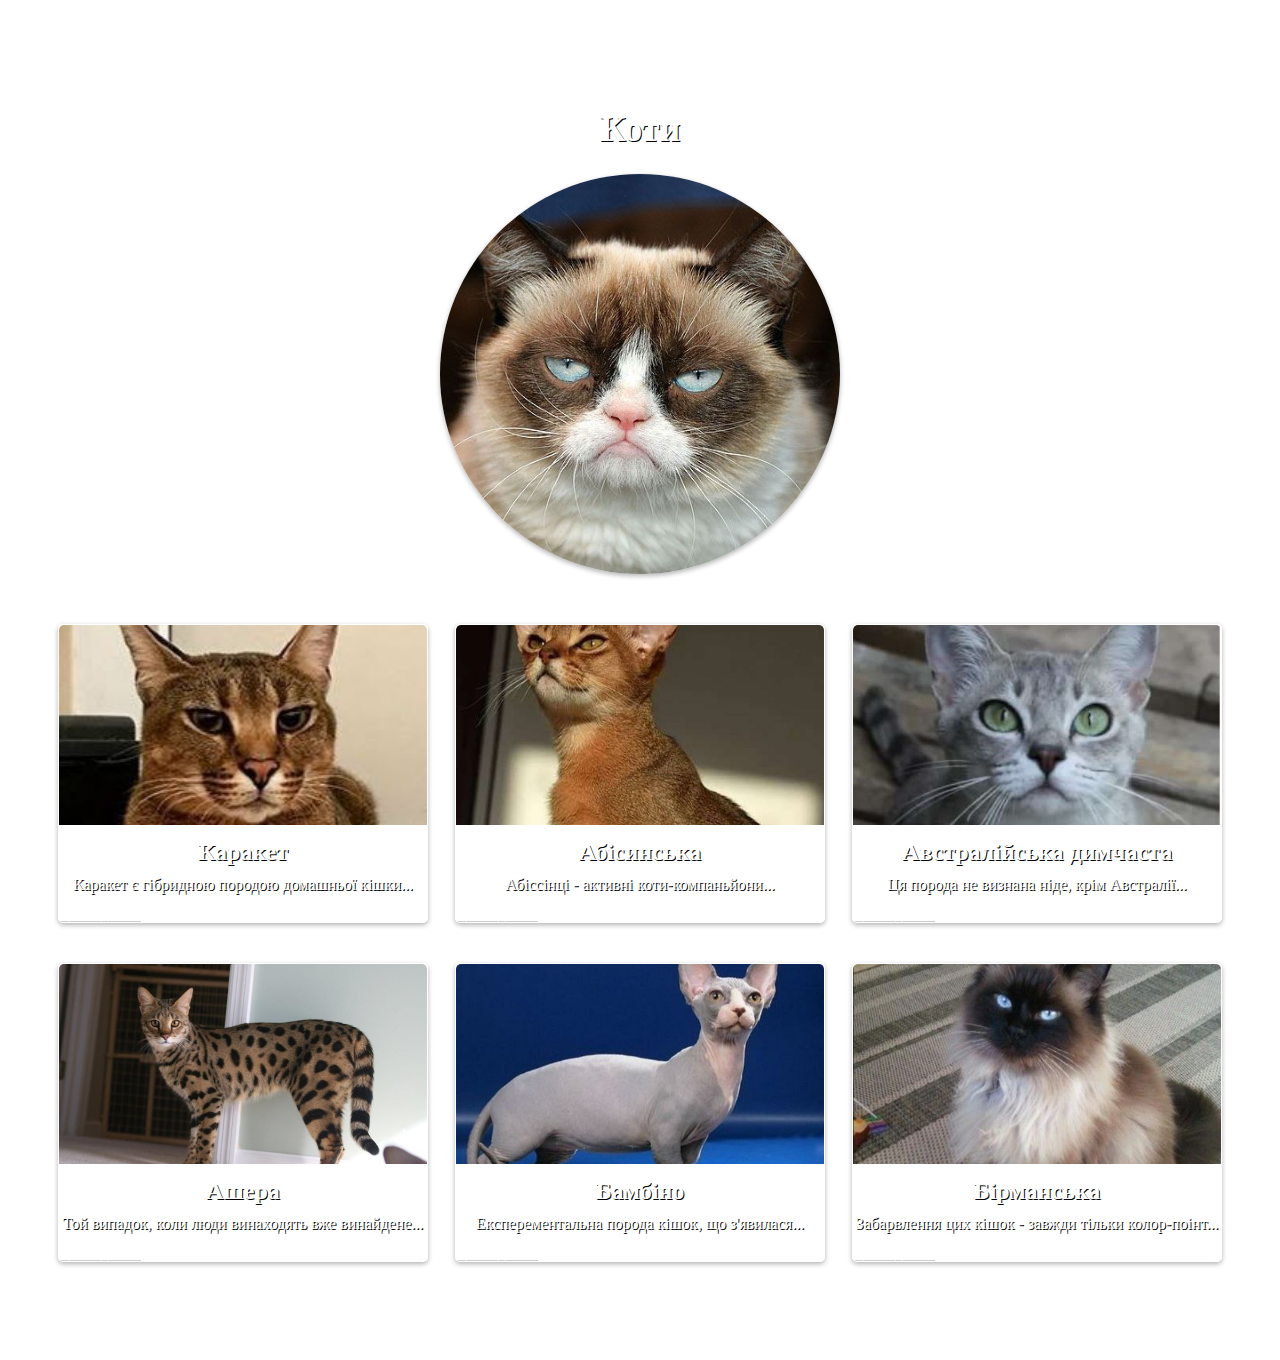
<file: index.html>
<!DOCTYPE html>
<html>
  <head>
    <title>Коти - головна сторінка</title>
    <link rel="stylesheet" type="text/css" href="style.css">
  </head>
  <body>
    <div class="container">
      <h1>Коти</h1>
      <img src="catheader.jpg" alt="Коти" class="cat-img">
      <div class="cat-list">
        <div class="cat-card">
          <img src="photo_1.jpg" alt="Каракет">
          <h2>Каракет</h2>
          <p>Каракет є гібридною породою домашньої кішки...</p>
          <a href="1cat.html">Докладніше</a>
        </div>
        <div class="cat-card">
          <img src="photo_2.jpg" alt="Абісинська кішка">
          <h2>Абісинська</h2>
          <p>Абіссінці - активні коти-компаньйони...</p>
          <a href="2cat.html">Докладніше</a>
        </div>
        <div class="cat-card">
          <img src="photo_3.jpg" alt="Австралійська димчаста кішка">
          <h2>Австралійська димчаста</h2>
          <p>Ця порода не визнана ніде, крім Австралії...</p>
          <a href="3cat.html">Докладніше</a>
        </div>
        <div class="cat-card">
          <img src="photo_4.jpg" alt="Ашера">
          <h2>Ашера</h2>
          <p>Той випадок, коли люди винаходять вже винайдене...</p>
          <a href="4cat.html">Докладніше</a>
        </div>
        <div class="cat-card">
          <img src="photo_5.jpg" alt="Бамбіно">
          <h2>Бамбіно</h2>
          <p>Експерементальна порода кішок, що з'явилася...</p>
          <a href="5cat.html">Докладніше</a>
        </div>
        <div class="cat-card">
          <img src="photo_6.jpg" alt="Бірманська кішка">
          <h2>Бірманська</h2>
          <p>Забарвлення цих кішок - завжди тільки колор-поінт...</p>
          <a href="6cat.html">Докладніше</a>
        </div>
      </div>
    </div>
  </body>
</html>
</file>
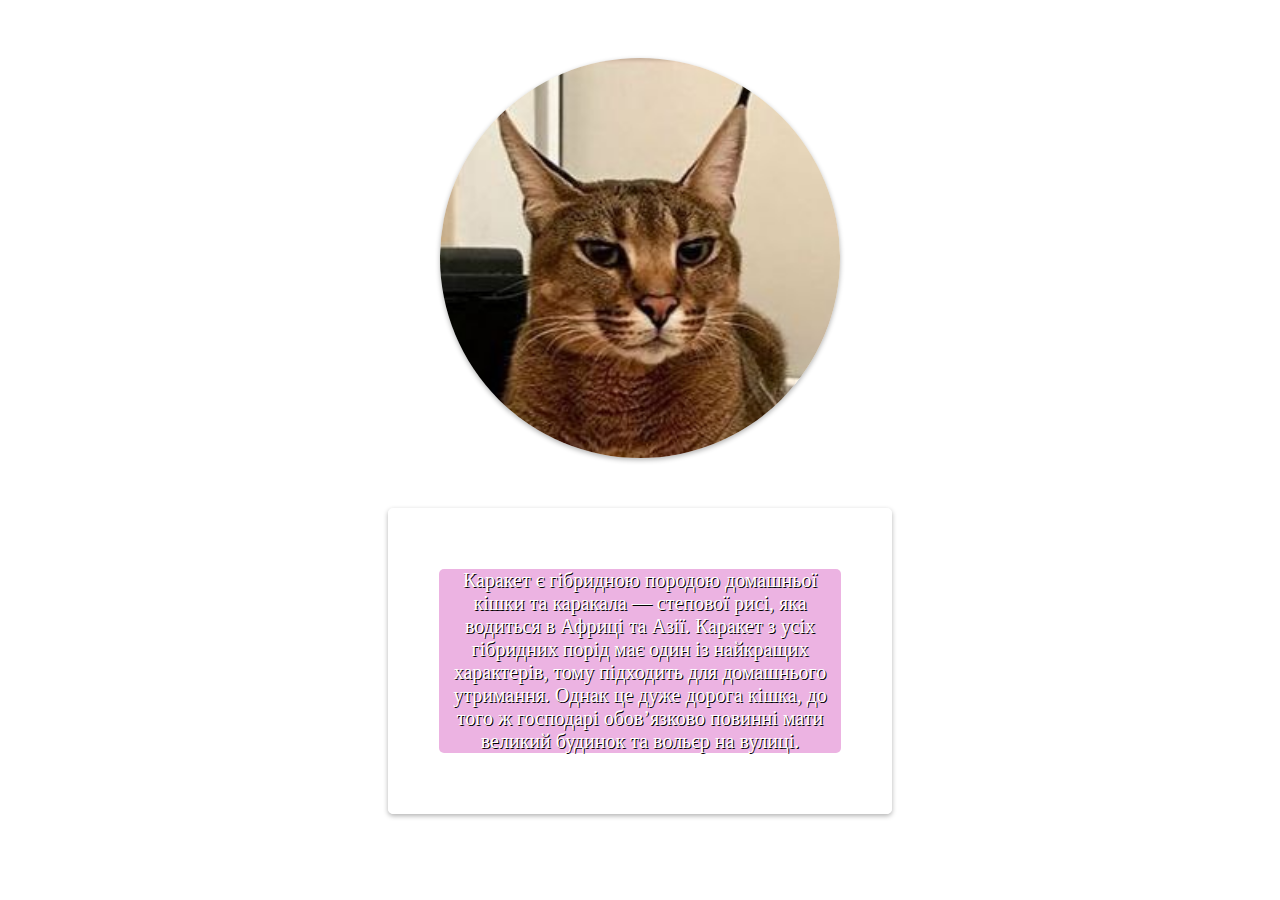
<file: 1cat.html>
<!DOCTYPE html>
<html >
<head>
    <title>Коти</title>
    <link rel="stylesheet" type="text/css" href="style.css">
</head>
<body>
    <section class="container">
        <img class="cat-img" src="photo_1.jpg" alt="Каракет">
    </section>
    <section class="container , cat-card">
        <p style="font-size: 20px; background:#c81ea956; border-radius: 5px;">Каракет є гібридною породою домашньої кішки та каракала — степової рисі, яка водиться в Африці та Азії. Каракет з усіх гібридних порід має один із найкращих характерів, тому підходить для домашнього утримання. Однак це дуже дорога кішка, до того ж господарі обов’язково повинні мати великий будинок та вольєр на вулиці.</p>
    </section>
</body>
</html>
</file>
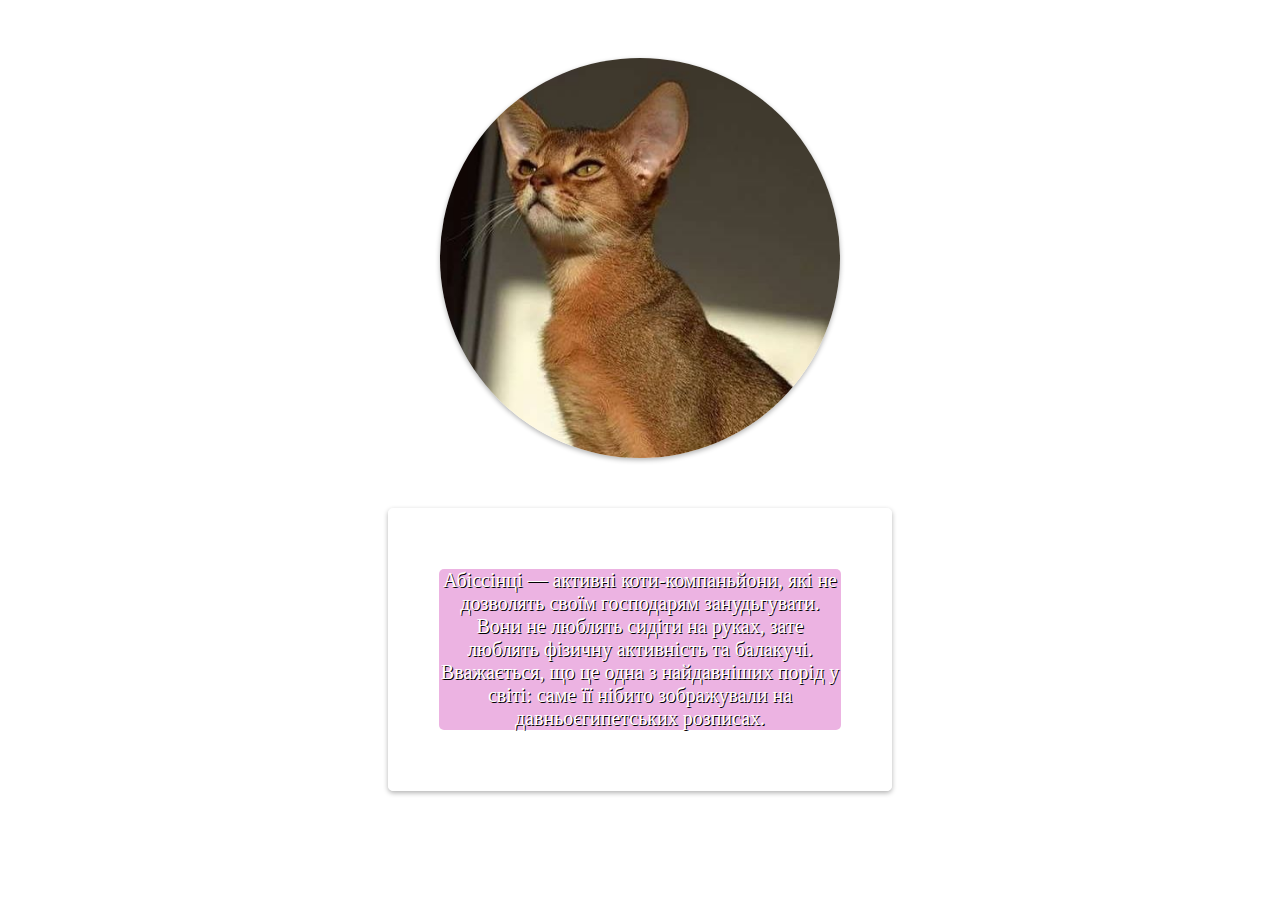
<file: 2cat.html>
<!DOCTYPE html>
<html >
<head>
    <title>Коти</title>
    <link rel="stylesheet" type="text/css" href="style.css">
</head>
<body>
    <section class="container">
        <img class="cat-img" src="photo_2.jpg" alt="Абісинська кішка">
    </section>
    <section class="container , cat-card">
        <p style="font-size: 20px; background:#c81ea956; border-radius: 5px;">Абіссінці — активні коти-компаньйони, які не дозволять своїм господарям занудьгувати. Вони не люблять сидіти на руках, зате люблять фізичну активність та балакучі. Вважається, що це одна з найдавніших порід у світі: саме її нібито зображували на давньоєгипетських розписах.</p>
    </section>
</body>
</html>
</file>
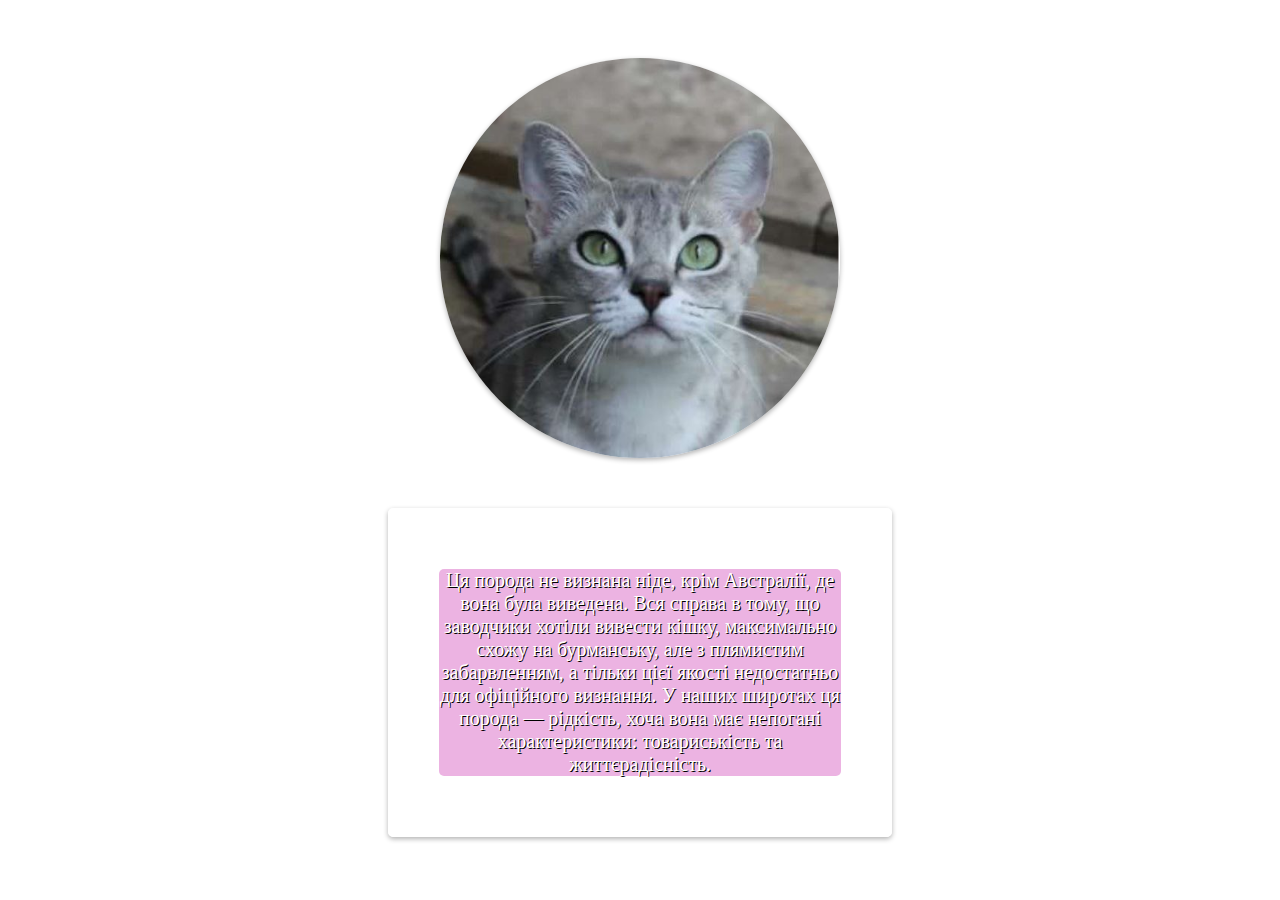
<file: 3cat.html>
<!DOCTYPE html>
<html >
<head>
    <title>Коти</title>
    <link rel="stylesheet" type="text/css" href="style.css">
</head>
<body>
    <section class="container">
        <img class="cat-img" src="photo_3.jpg" alt="Австралійська димчаста кішка">
    </section>
    <section class="container , cat-card">
        <p style="font-size: 20px; background:#c81ea956; border-radius: 5px;">Ця порода не визнана ніде, крім Австралії, де вона була виведена. Вся справа в тому, що заводчики хотіли вивести кішку, максимально схожу на бурманську, але з плямистим забарвленням, а тільки цієї якості недостатньо для офіційного визнання. У наших широтах ця порода — рідкість, хоча вона має непогані характеристики: товариськість та життєрадісність.</p>
    </section>
</body>
</html>
</file>
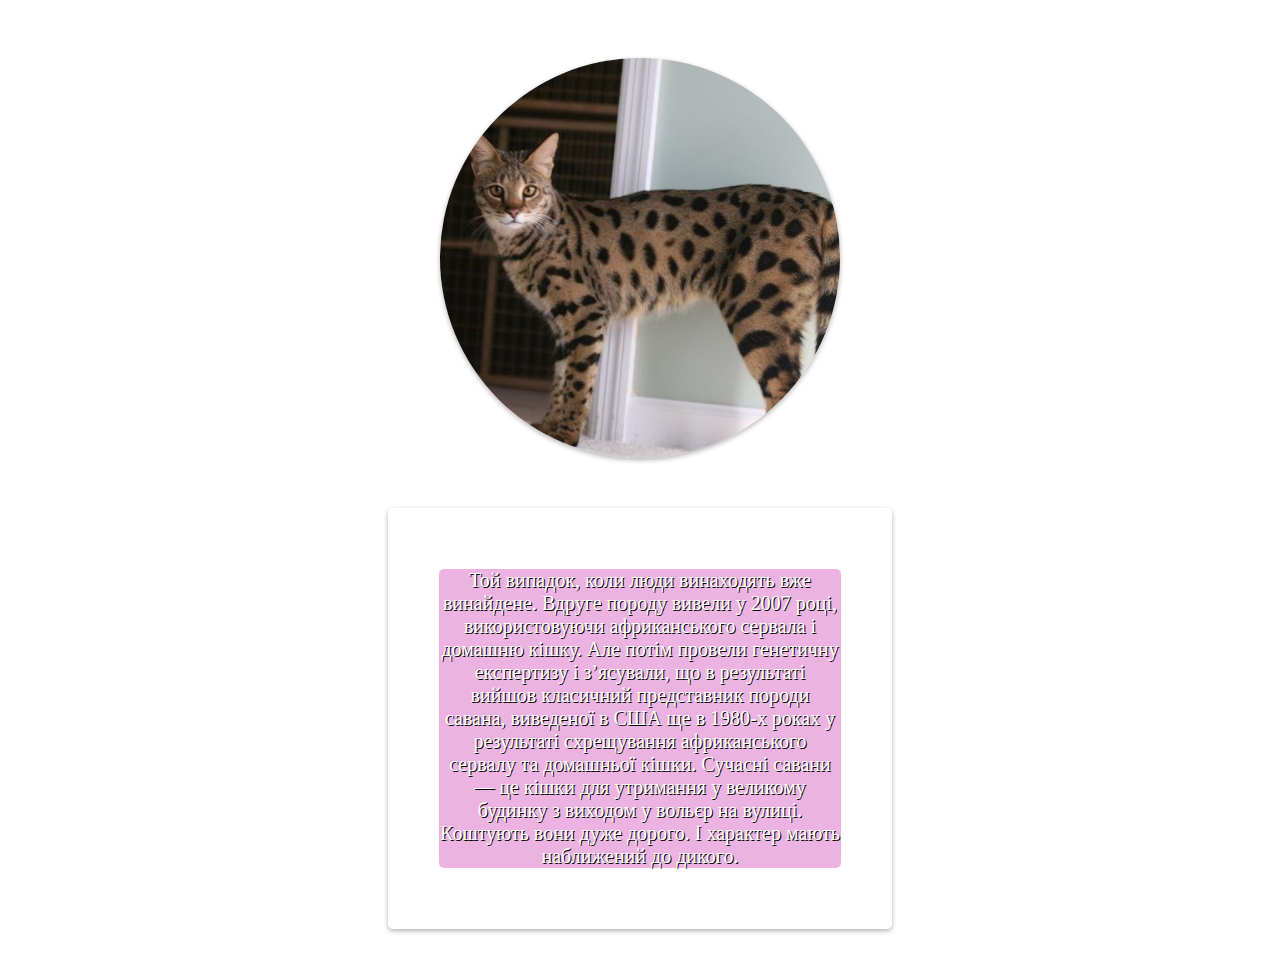
<file: 4cat.html>
<!DOCTYPE html>
<html >
<head>
    <title>Коти</title>
    <link rel="stylesheet" type="text/css" href="style.css">
</head>
<body>
    <section class="container">
        <img class="cat-img" src="photo_4.jpg" alt="Ашера">
    </section>
    <section class="container , cat-card">
        <p style="font-size: 20px; background:#c81ea956; border-radius: 5px;">Той випадок, коли люди винаходять вже винайдене. Вдруге породу вивели у 2007 році, використовуючи африканського сервала і домашню кішку. Але потім провели генетичну експертизу і з’ясували, що в результаті вийшов класичний представник породи савана, виведеної в США ще в 1980-х роках у результаті схрещування африканського сервалу та домашньої кішки. Сучасні савани — це кішки для утримання у великому будинку з виходом у вольєр на вулиці. Коштують вони дуже дорого. І характер мають наближений до дикого.</p>
    </section>
</body>
</html>
</file>
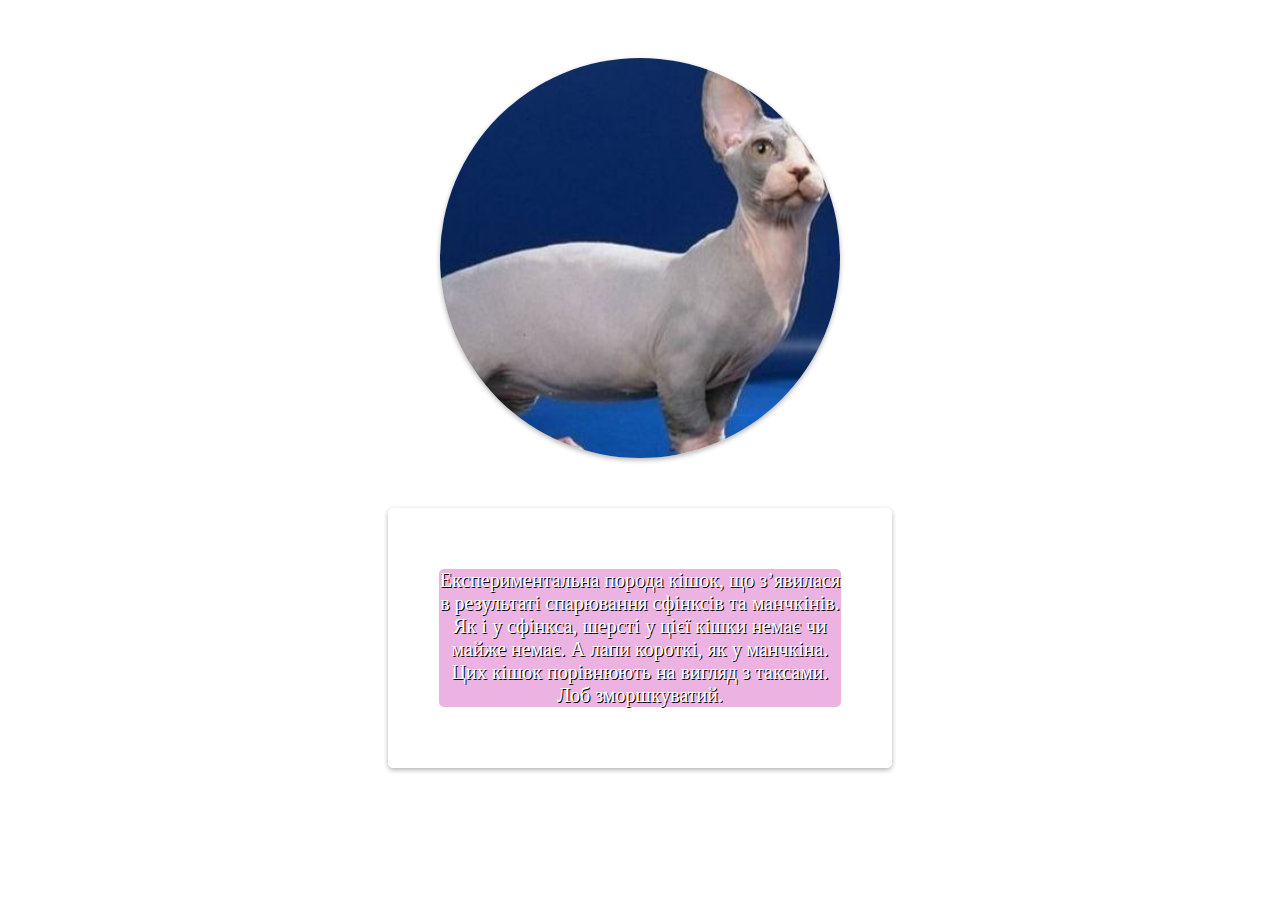
<file: 5cat.html>
<!DOCTYPE html>
<html >
<head>
    <title>Коти</title>
    <link rel="stylesheet" type="text/css" href="style.css">
</head>
<body>
    <section class="container">
        <img class="cat-img" src="photo_5.jpg" alt="Бамбіно">
    </section>
    <section class="container , cat-card">
        <p style="font-size: 20px; background:#c81ea956; border-radius: 5px;">Експериментальна порода кішок, що з’явилася в результаті спарювання сфінксів та манчкінів. Як і у сфінкса, шерсті у цієї кішки немає чи майже немає. А лапи короткі, як у манчкіна. Цих кішок порівнюють на вигляд з таксами. Лоб зморшкуватий.</p>
    </section>
</body>
</html>
</file>
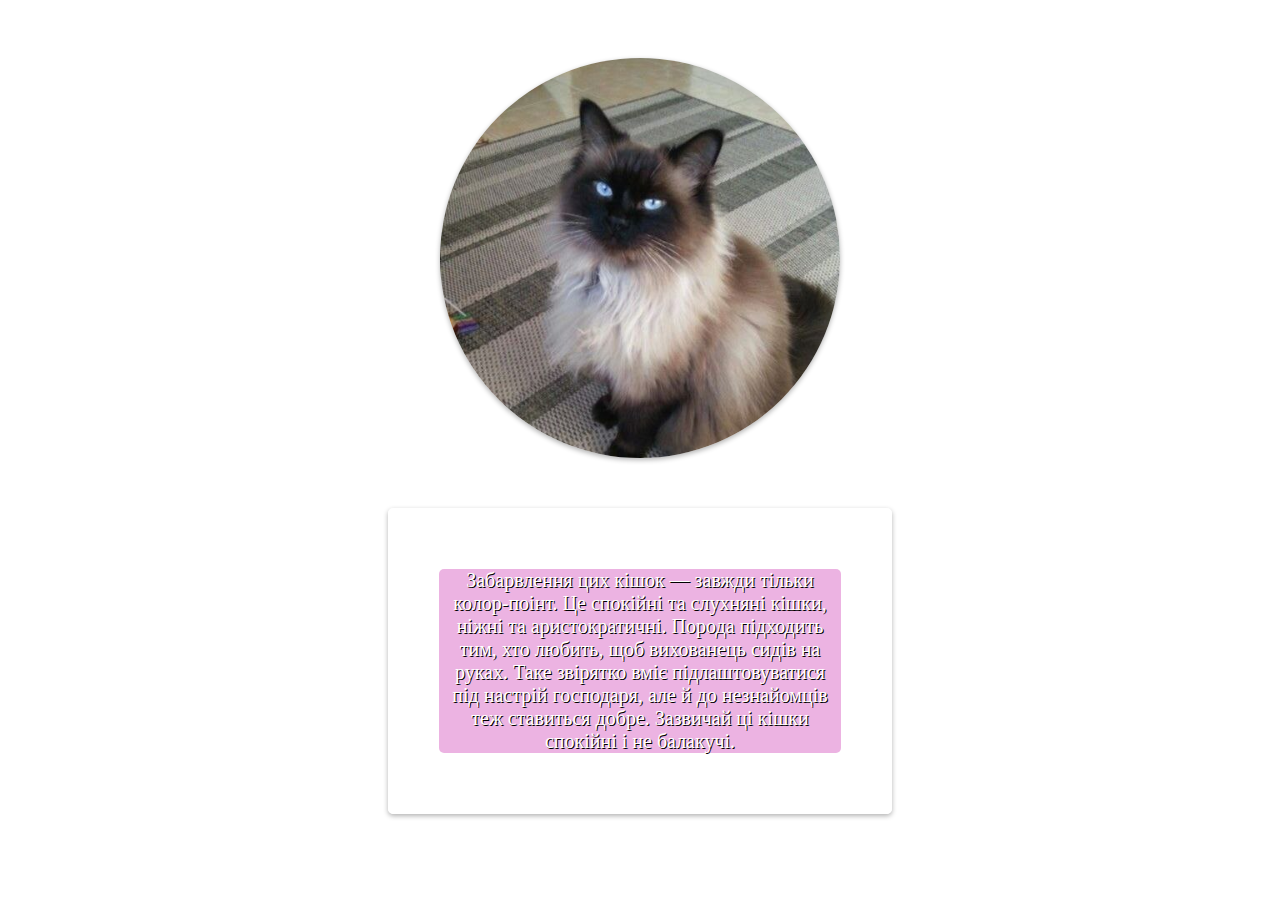
<file: 6cat.html>
<!DOCTYPE html>
<html >
<head>
    <title>Коти</title>
    <link rel="stylesheet" type="text/css" href="style.css">
</head>
<body>
    <section class="container">
        <img class="cat-img" src="photo_6.jpg" alt="Бірманська">
    </section>
    <section class="container , cat-card">
        <p style="font-size: 20px; background:#c81ea956; border-radius: 5px;">Забарвлення цих кішок — завжди тільки колор-поінт. Це спокійні та слухняні кішки, ніжні та аристократичні. Порода підходить тим, хто любить, щоб вихованець сидів на руках. Таке звірятко вміє підлаштовуватися під настрій господаря, але й до незнайомців теж ставиться добре. Зазвичай ці кішки спокійні і не балакучі.</p>
    </section>
</body>
</html>
</file>
<file: style.css>
/* Задній фон */
body {
    background-image: url(https://phonoteka.org/uploads/posts/2021-04/1618319719_22-phonoteka_org-p-krasivii-zadnii-fon-dlya-fotoshopa-26.jpg);
    background-size: cover;
  }
  
  /* Контейнер сторінки */
  .container {
    max-width: 1200px;
    margin: 0 auto;
    padding: 50px;
  }
  
  /* Заголовок */
  h1 {
    font-size: 36px;
    text-align: center;
    margin-top: 50px;
    color: #fff;
    text-shadow: 1px 1px #000;
  }
  
  /* Фотографії котів */
  .cat-img {
    display: block;
    margin: 0 auto;
    width: 400px;
    height: 400px;
    object-fit: cover;
    border-radius: 50%;
    box-shadow: 0 2px 5px rgba(0, 0, 0, 0.3);
  }
  
  /* Стилізація посиланнь */
  a {
    color: #fff;
    text-decoration: none;
    border-bottom: 1px solid #ccc;
    transition: border-color 0.2s ease-in-out;
  }
  a:hover {
    border-color: #fff;
  }
  
  /* Контейнер для списка котів */
  .cat-list {
    display: flex;
    flex-wrap: wrap;
    justify-content: space-between;
    margin-top: 50px;
  }
  
  /* Картка кота */
  .cat-card {
    width: calc(33.33% - 20px);
    margin-bottom: 40px;
    border: 1px solid #fff;
    border-radius: 5px;
    overflow: hidden;
    transition: box-shadow 0.2s ease-in-out;
    box-shadow: 0 2px 5px rgba(0, 0, 0, 0.3);
  }
  .cat-card:hover {
    box-shadow: 0 2px 5px rgba(0, 0, 0, 0.6);
  }
  
  /* Фотографія кота в картці */
  .cat-card img {
    width: 100%;
    height: 200px;
    object-fit: cover;
    border-radius: 5px 5px 0 0;
  }
  
  /* Заголовок картки */
  .cat-card h2 {
    font-size: 24px;
    text-align: center;
    margin: 10px 0;
    color: #fff;
    text-shadow: 1px 1px #000;
  }
  
  /* Опис кота в картці */
  .cat-card p {
    font-size: 16px;
    text-align: center;
    margin: 10px 0;
    color: #fff;
    text-shadow: 1px 1px #000;
  }
</file>
